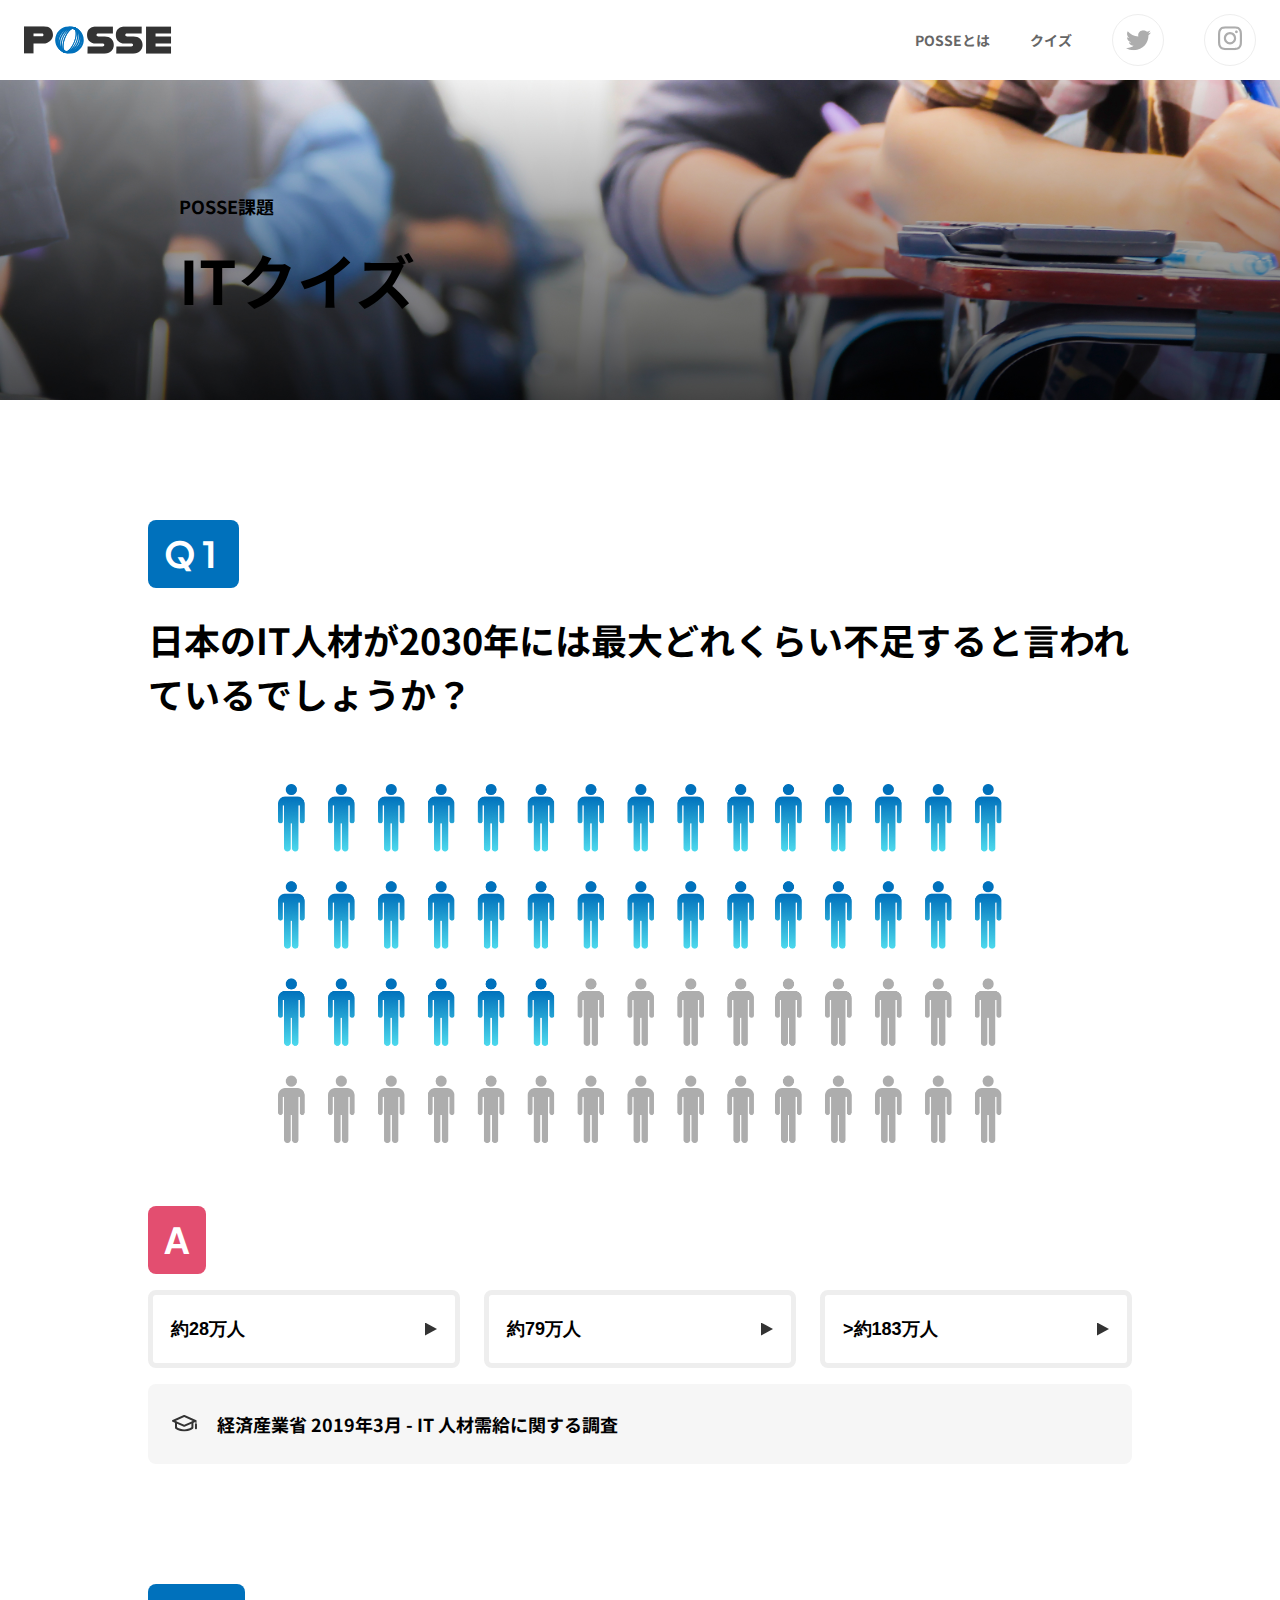
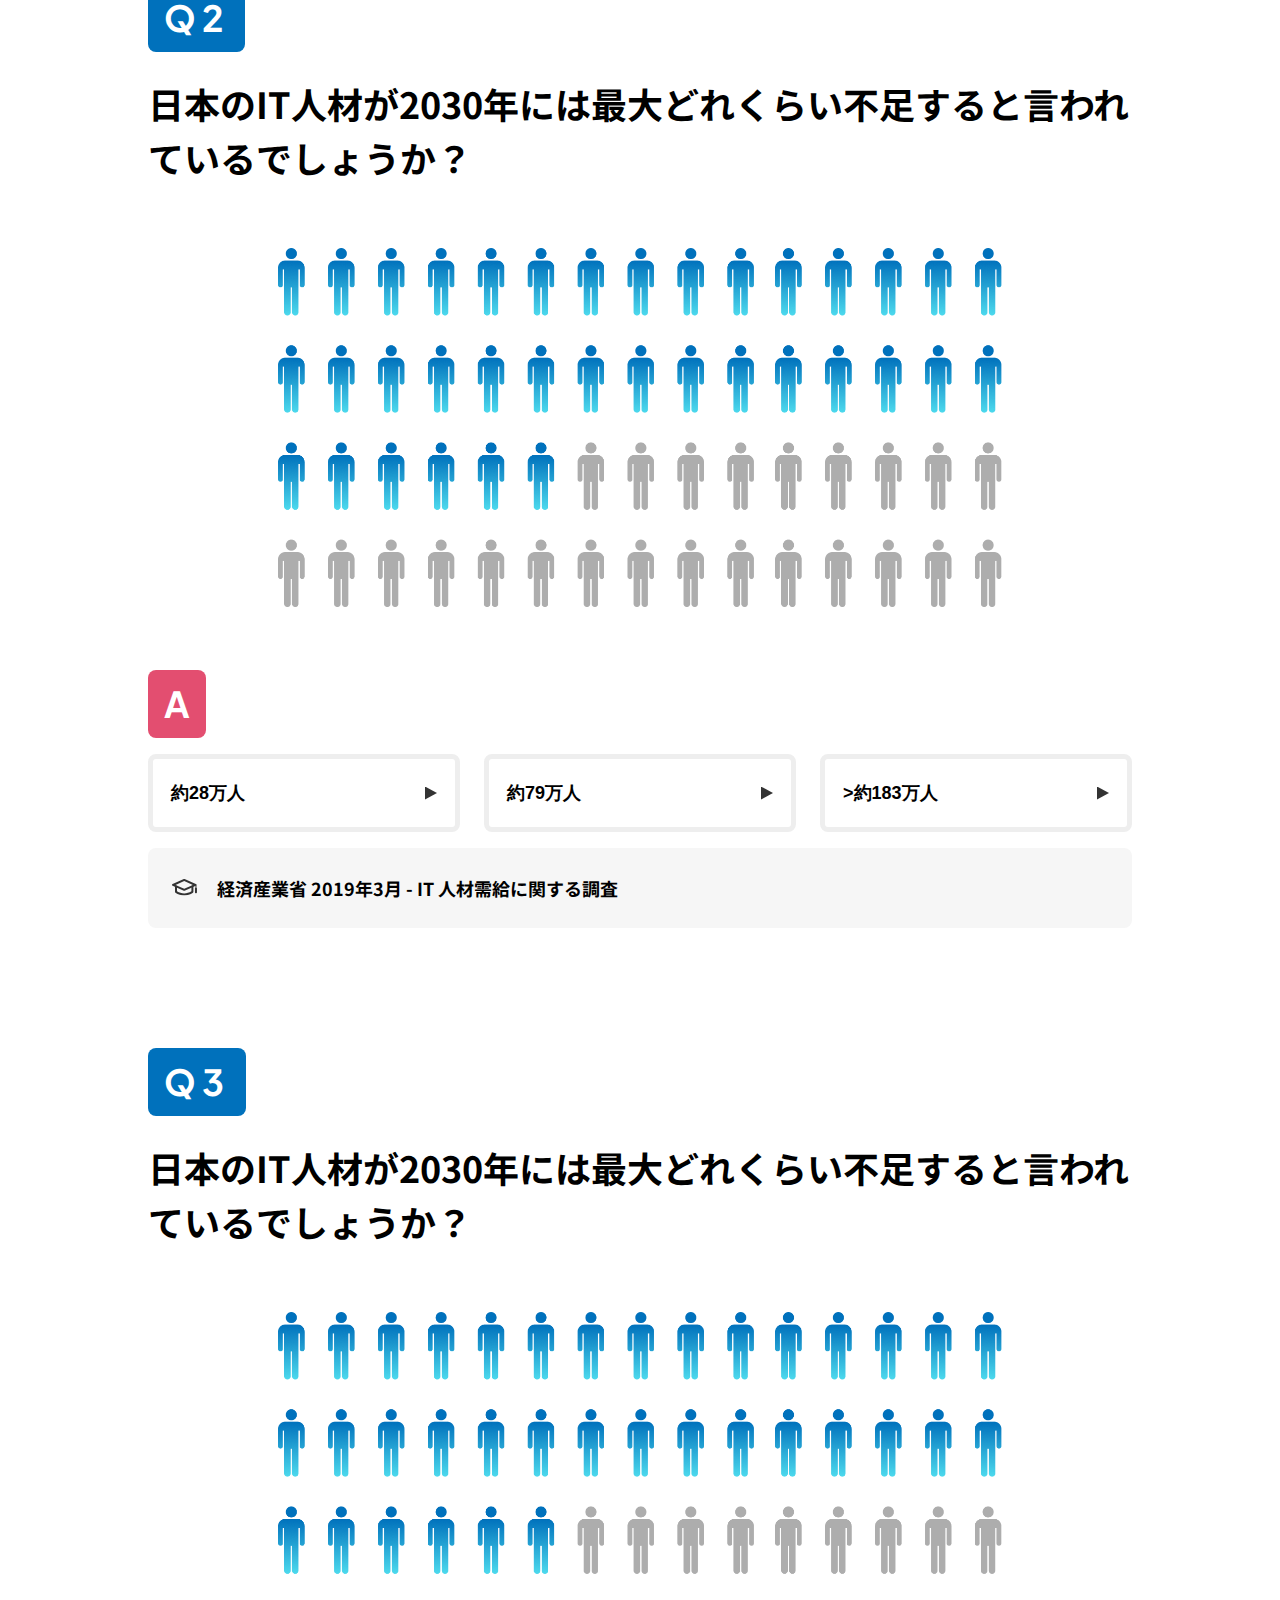
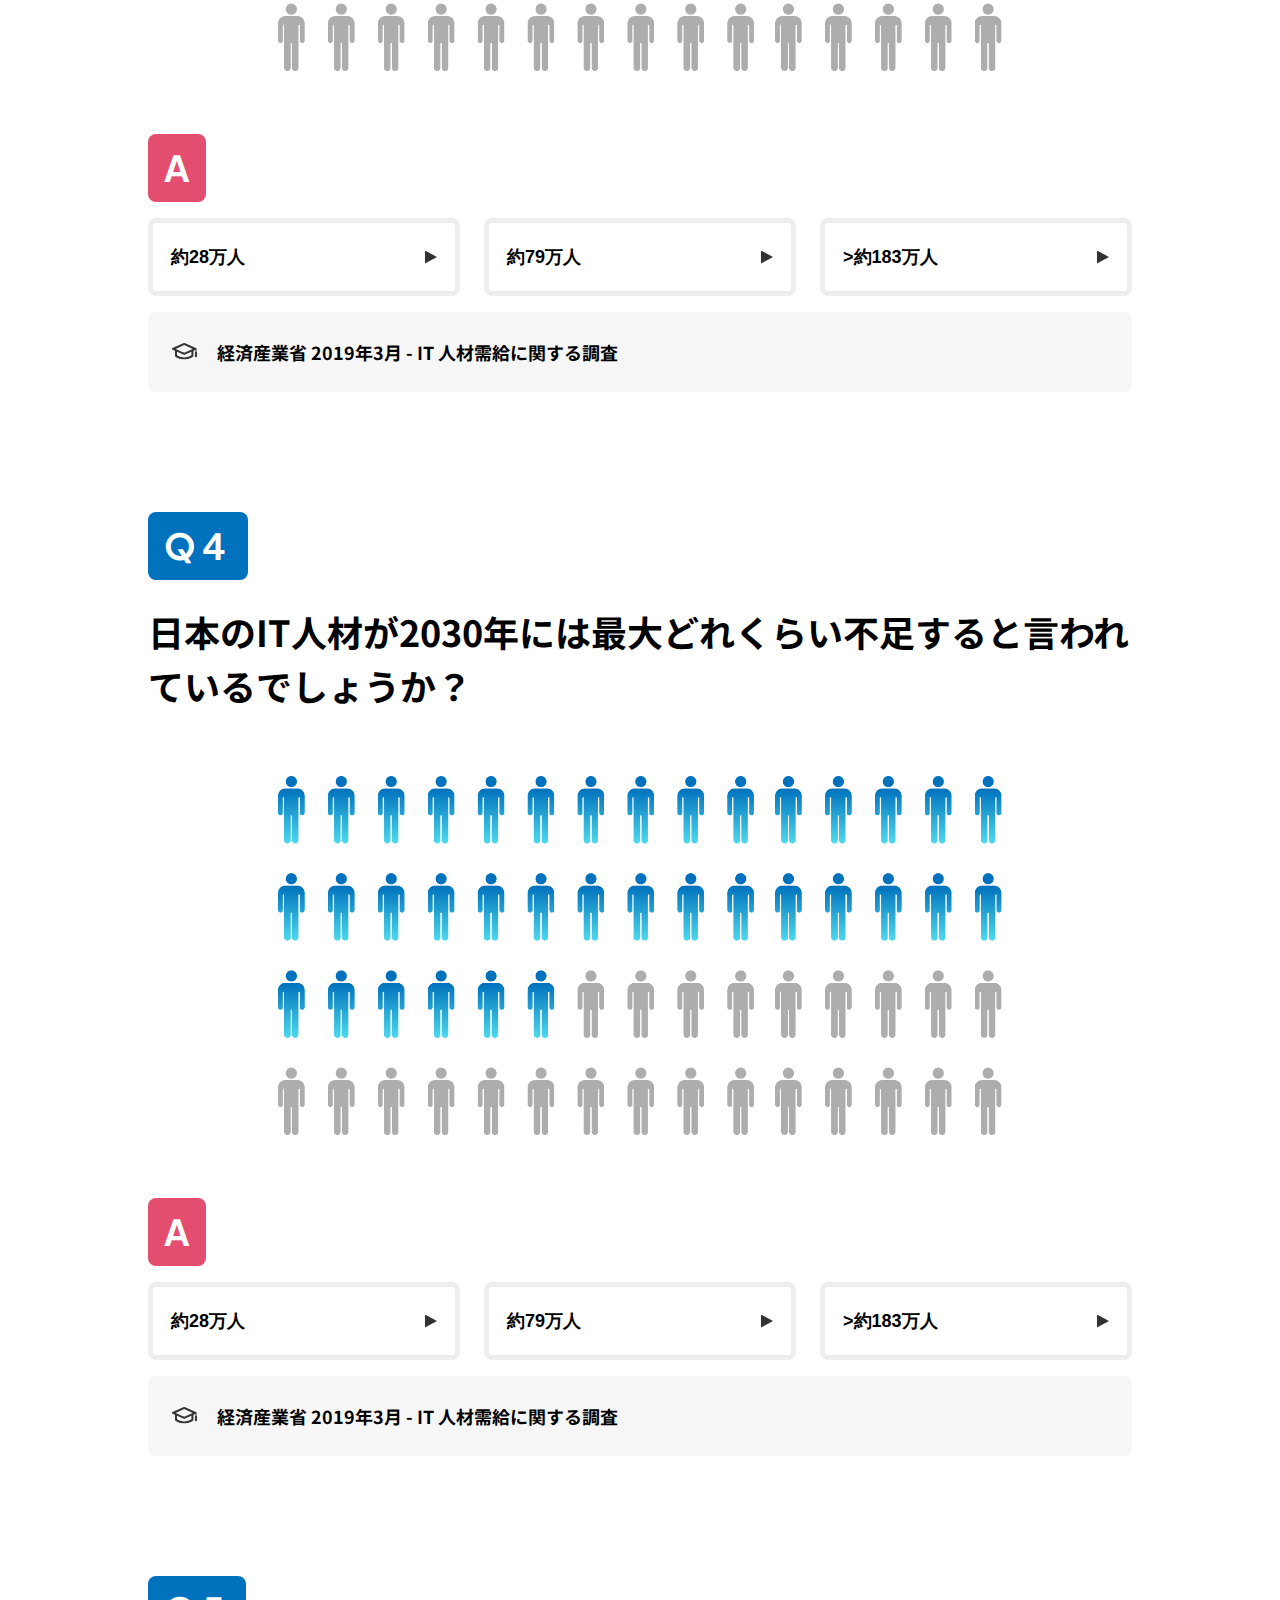
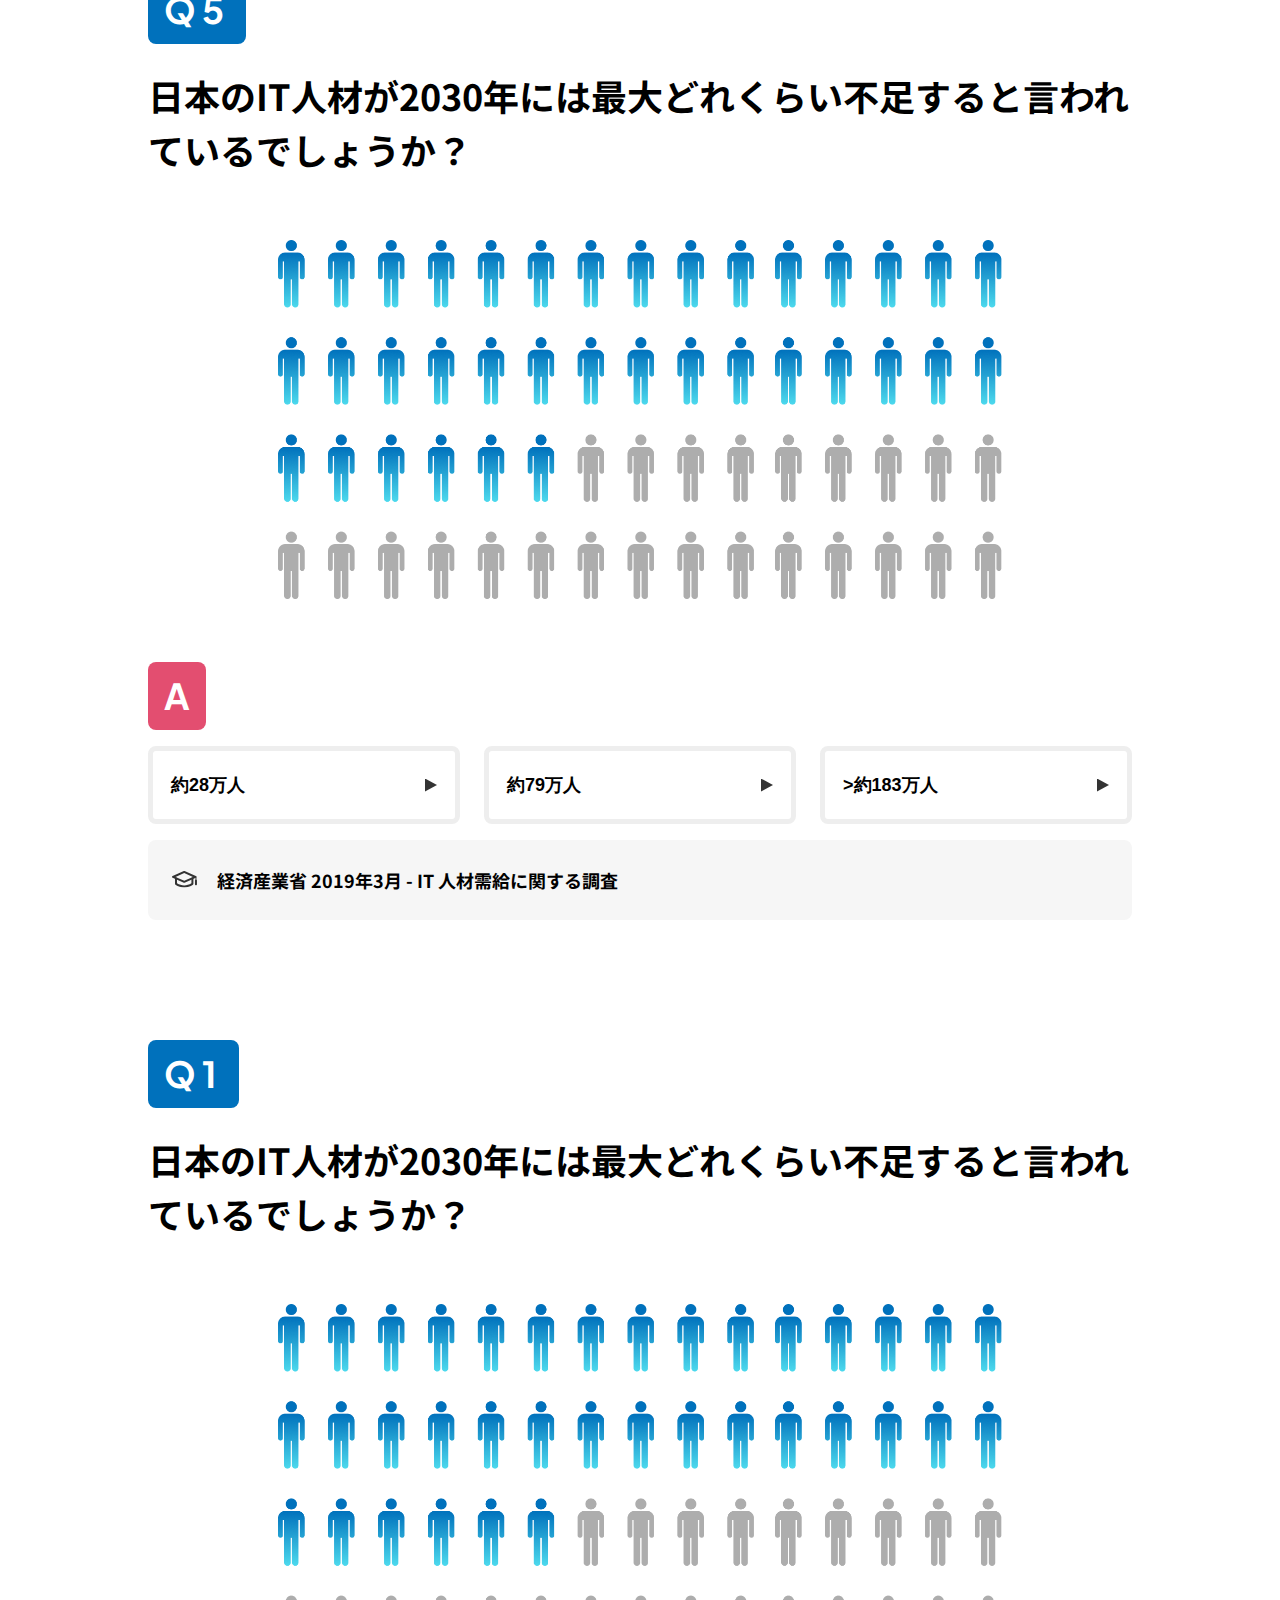
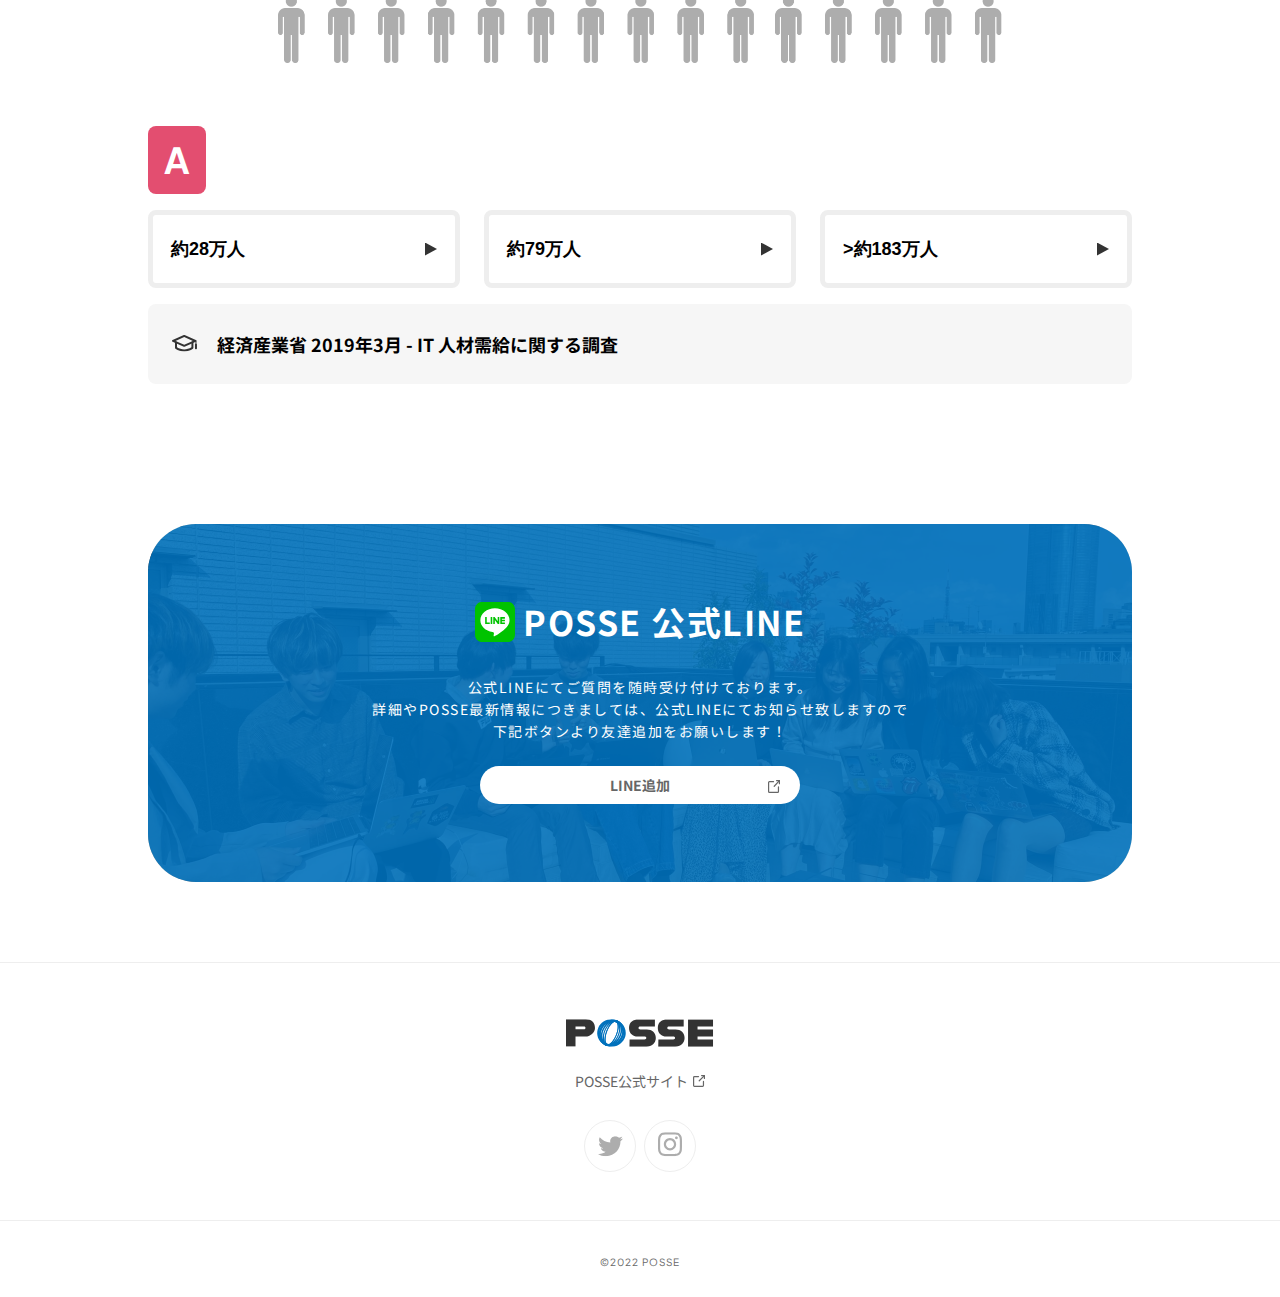
<file: quiz/index.html>
<!DOCTYPE html>
<html lang="ja">
<head>
  <meta charset="UTF-8">
  <meta http-equiv="X-UA-Compatible" content="IE=edge">
  <meta name="viewport" content="width=device-width, initial-scale=1.0">
  <title>Quiz</title>

  <link rel="stylesheet" href="../scss/style.css">
    <!-- google fonts -->
    <link rel="preconnect" href="https://fonts.googleapis.com">
    <link rel="preconnect" href="https://fonts.gstatic.com" crossorigin>
    <link href="https://fonts.googleapis.com/css2?family=Noto+Sans+JP:wght@400;700&family=Plus+Jakarta+Sans:wght@400;700&display=swap" rel="stylesheet">
</head>
<body>
  <header class="header">
    <div class="header__inner">
      <div class="header__logo">
        <img src="../img/logo.svg" alt="ヘッダーロゴ" class="logo__item" />
      </div>
      <nav class="nav">
        <ul class="nav__list">
          <li class="nav__item"><a href="#">POSSEとは</a></li>
          <li class="nav__item"><a href="../quiz/index.html">クイズ</a></li>
          <li class="nav__item nav__sns__item">
            <a href="https://twitter.com/posse_program?s=21&t=17ohMH_KX9S6thPqV4Pqpw">
              <img src="../img/icon/icon-twitter.svg" alt="Twitter" />
            </a>
          </li>
          <li class="nav__item nav__sns__item">
            <a href="https://instagram.com/posse_programming?igshid=YmMyMTA2M2Y=">
              <img src="../img/icon/icon-instagram.svg" alt="Instagram" />
            </a>
          </li>
        </ul>
      </nav>
    </div>
  </header>

  <main class="main">
    <section class="quiz__hero">
      <div class="quiz__hero__inner">
        <div class="quiz__hero__heading">
          <h2 class="quiz__hero__lead">POSSE課題</h2>
          <h1 class="quiz__hero__title">ITクイズ</h1>
        </div>
      </div>
    </section>

    <section class="quiz">
      <div class="quiz__inner" id="quiz1">
        <h2 class="quiz__icon quiz__number" id="quizNumber">Q1</h2>
        <h3 class="quiz__text">日本のIT人材が2030年には最大どれくらい不足すると言われているでしょうか？</h3>
        <div class="quiz__caption">
          <img src="../img/quiz/img-quiz01.png" alt="質問１">
        </div>
        <div class="answer">
          <h2 class="quiz__icon answer__icon">A</h2>
          <div class="answer__list">
            <button class="answer__item">約28万人</button>
            <button class="answer__item">約79万人</button>
            <button class="answer__item">>約183万人</button>
          </div>
        </div>
        <div class="judgement judgement__correct">
          <h3>正解!</h3>
          <p><span>A</span>約28万人</p>
        </div>
        <div class="judgement judgement__wrong">
          <h3>不正解...</h3>
          <p><span>A</span>約28万人</p>
        </div>
        <div class="quote">
          <div class="quote__icon">
            <img src="../img/icon/icon-note.svg" alt="引用">
          </div>
          <p class="quote__text">経済産業省 2019年3月 - IT 人材需給に関する調査</p>
        </div>
      </div>

      <!-- <div class="quiz">
        <h2 class="question-number">Q2</h2>
        <h3 class="question-text">既存業界のビジネスと、先進的なテクノロジーを結びつけて生まれた、新しいビジネスのことをなんと言うでしょう？</h3>
        <div class="question-img">
          <img src="../img/quiz/img-quiz02.png" alt="質問2">
        </div>
        <div class="answer-wrapper">
          <h2 class="answer-icon">A</h2>
          <div class="answer-buttons">
            <button class="btn">INTECH</button>
            <button class="btn">BIZZTECH</button>
            <button class="btn">X-TECH</button>
          </div>
        </div>
        <div class="answer-message-wrapper correct-wrapper">
          <h3 class="correct-message">正解!</h3>
          <p><span>A</span>約28万人</p>
        </div>
        <div class="answer-message-wrapper wrong-wrapper">
          <h3 class="wrong-message">不正解...</h3>
          <p><span>A</span>約28万人</p>
        </div>
      </div>

      <div class="quiz">
        <h2 class="question-number">Q3</h2>
        <h3 class="question-text">IoTとは何の略でしょう？</h3>
        <div class="question-img">
          <img src="../img/quiz/img-quiz03.png" alt="質問3">
        </div>
        <div class="answer-wrapper">
          <h2 class="answer-icon">A</h2>
          <div class="answer-buttons">
            <button class="btn">Internet of Things</button>
            <button class="btn">Integrate into Technology</button>
            <button class="btn">Information  on Tool</button>
          </div>
        </div>
        <div class="answer-message-wrapper correct-wrapper">
          <h3 class="correct-message">正解!</h3>
          <p><span>A</span>約28万人</p>
        </div>
        <div class="answer-message-wrapper wrong-wrapper">
          <h3 class="wrong-message">不正解...</h3>
          <p><span>A</span>約28万人</p>
        </div>
      </div>

      <div class="quiz">
        <h2 class="question-number">Q4</h2>
        <h3 class="question-text">日本が目指すサイバー空間とフィジカル空間を高度に融合させたシステムによって開かれる未来社会のことをなんと言うでしょうか？</h3>
        <div class="question-img">
          <img src="../img/quiz/img-quiz04.png" alt="質問4">
        </div>
        <div class="answer-wrapper">
          <h2 class="answer-icon">A</h2>
          <div class="answer-buttons">
            <button class="btn">Society 5.0</button>
            <button class="btn">CyPhy</button>
            <button class="btn">SDGs</button>
          </div>
        </div>
        <div class="quote-wrapper">
          <div class="quote-icon">
            <img src="../img/icon/icon-note.svg" alt="引用">
          </div>
          <div class="quote-text">Society5.0 - 科学技術政策 - 内閣府</div>
        </div>
        <div class="answer-message-wrapper correct-wrapper">
          <h3 class="correct-message">正解!</h3>
          <p><span>A</span>約28万人</p>
        </div>
        <div class="answer-message-wrapper wrong-wrapper">
          <h3 class="wrong-message">不正解...</h3>
          <p><span>A</span>約28万人</p>
        </div>
      </div>

      <div class="quiz">
        <h2 class="question-number">Q5</h2>
        <h3 class="question-text">イギリスのコンピューター科学者であるギャビン・ウッド氏が提唱した、ブロックチェーン技術を活用した「次世代分散型インターネット」のことをなんと言うでしょう？</h3>
        <div class="question-img">
          <img src="../img/quiz/img-quiz05.png" alt="質問5">
        </div>
        <div class="answer-wrapper">
          <h2 class="answer-icon">A</h2>
          <div class="answer-buttons">
            <button class="btn">Web3.0</button>
            <button class="btn">NFT</button>
            <button class="btn">メタバース</button>
          </div>
        </div>
        <div class="answer-message-wrapper correct-wrapper">
          <h3 class="correct-message">正解!</h3>
          <p><span>A</span>約28万人</p>
        </div>
        <div class="answer-message-wrapper wrong-wrapper">
          <h3 class="wrong-message">不正解...</h3>
          <p><span>A</span>約28万人</p>
        </div>
      </div>

      <div class="quiz">
        <h2 class="question-number">Q6</h2>
        <h3 class="question-text">日本のIT人材が2030年には最大どれくらい不足すると言われているでしょうか？</h3>
        <div class="question-img">
          <img src="../img/quiz/img-quiz06.png" alt="質問6">
        </div>
        <div class="answer-wrapper">
          <h2 class="answer-icon">A</h2>
          <div class="answer-buttons">
            <button class="btn">約2倍</button>
            <button class="btn">約5倍</button>
            <button class="btn">約11倍</button>
          </div>
        </div>
        <div class="answer-message-wrapper correct-wrapper">
          <h3 class="correct-message">正解!</h3>
          <p><span>A</span>約28万人</p>
        </div>
        <div class="answer-message-wrapper wrong-wrapper">
          <h3 class="wrong-message">不正解...</h3>
          <p><span>A</span>約28万人</p>
        </div>
        <div class="quote-wrapper">
          <div class="quote-icon">
            <img src="../img/icon/icon-note.svg" alt="引用">
          </div>
          <div class="quote-text">Accenture Technology Vision 2021 </div>
        </div>
      </div> -->

    </section>
  </main>

  <section class="contact">
    <div class="contact__inner">
      <div class="contact__content">
        <div class="contact__heading">
          <div class="contact__icon line__icon">
            <img src="../img/icon/icon-line.svg" alt="LINE"/>
          </div>
          <h2 class="contact__title">POSSE 公式LINE</h2>
        </div>
        <p class="contact__text">
          公式LINEにてご質問を随時受け付けております。<br />詳細やPOSSE最新情報につきましては、公式LINEにてお知らせ致しますので<br />下記ボタンより友達追加をお願いします！
        </p>
        <div class="contact__button">
          <a href="https://line.me/R/ti/p/@651htnqp?from=page" class="contact__link">
            LINE追加<img src="../img/icon/icon-link-gray-dark.svg" alt="LINEリンク"/>
          </a>
        </div>
      </div>
    </div>
  </section>

  <footer class="footer">
    <div class="footer__head">
      <div class="footer__logo">
        <img src="../img/logo.svg" alt="フッターロゴ" />
      </div>
      <div class="footer__official__link">
        <a href="https://posse-ap.com/" alt="公式サイト">
          POSSE公式サイト<img src="../img/icon/icon-link-gray-dark.svg" alt="公式サイトリンク"/>
        </a>
      </div>
      <nav class="nav">
        <ul class="nav__list">
          <li class="nav__item nav__sns__item">
            <a href="https://twitter.com/posse_program?s=21&t=17ohMH_KX9S6thPqV4Pqpw">
              <img src="../img/icon/icon-twitter.svg" alt="Twitter" />
            </a>
          </li>
          <li class="nav__item nav__sns__item">
            <a href="https://instagram.com/posse_programming?igshid=YmMyMTA2M2Y=">
              <img src="../img/icon/icon-instagram.svg" alt="Instagram" />
            </a>
          </li>
        </ul>
      </nav>
    </div>
    <div class="footer__foot">
      <small class="footer__copyright">&copy;2022 POSSE</small>
    </div>
  </footer>

  <!-- javascript -->
  <script src="../js/main.js"></script>
</body>
</html>
</file>
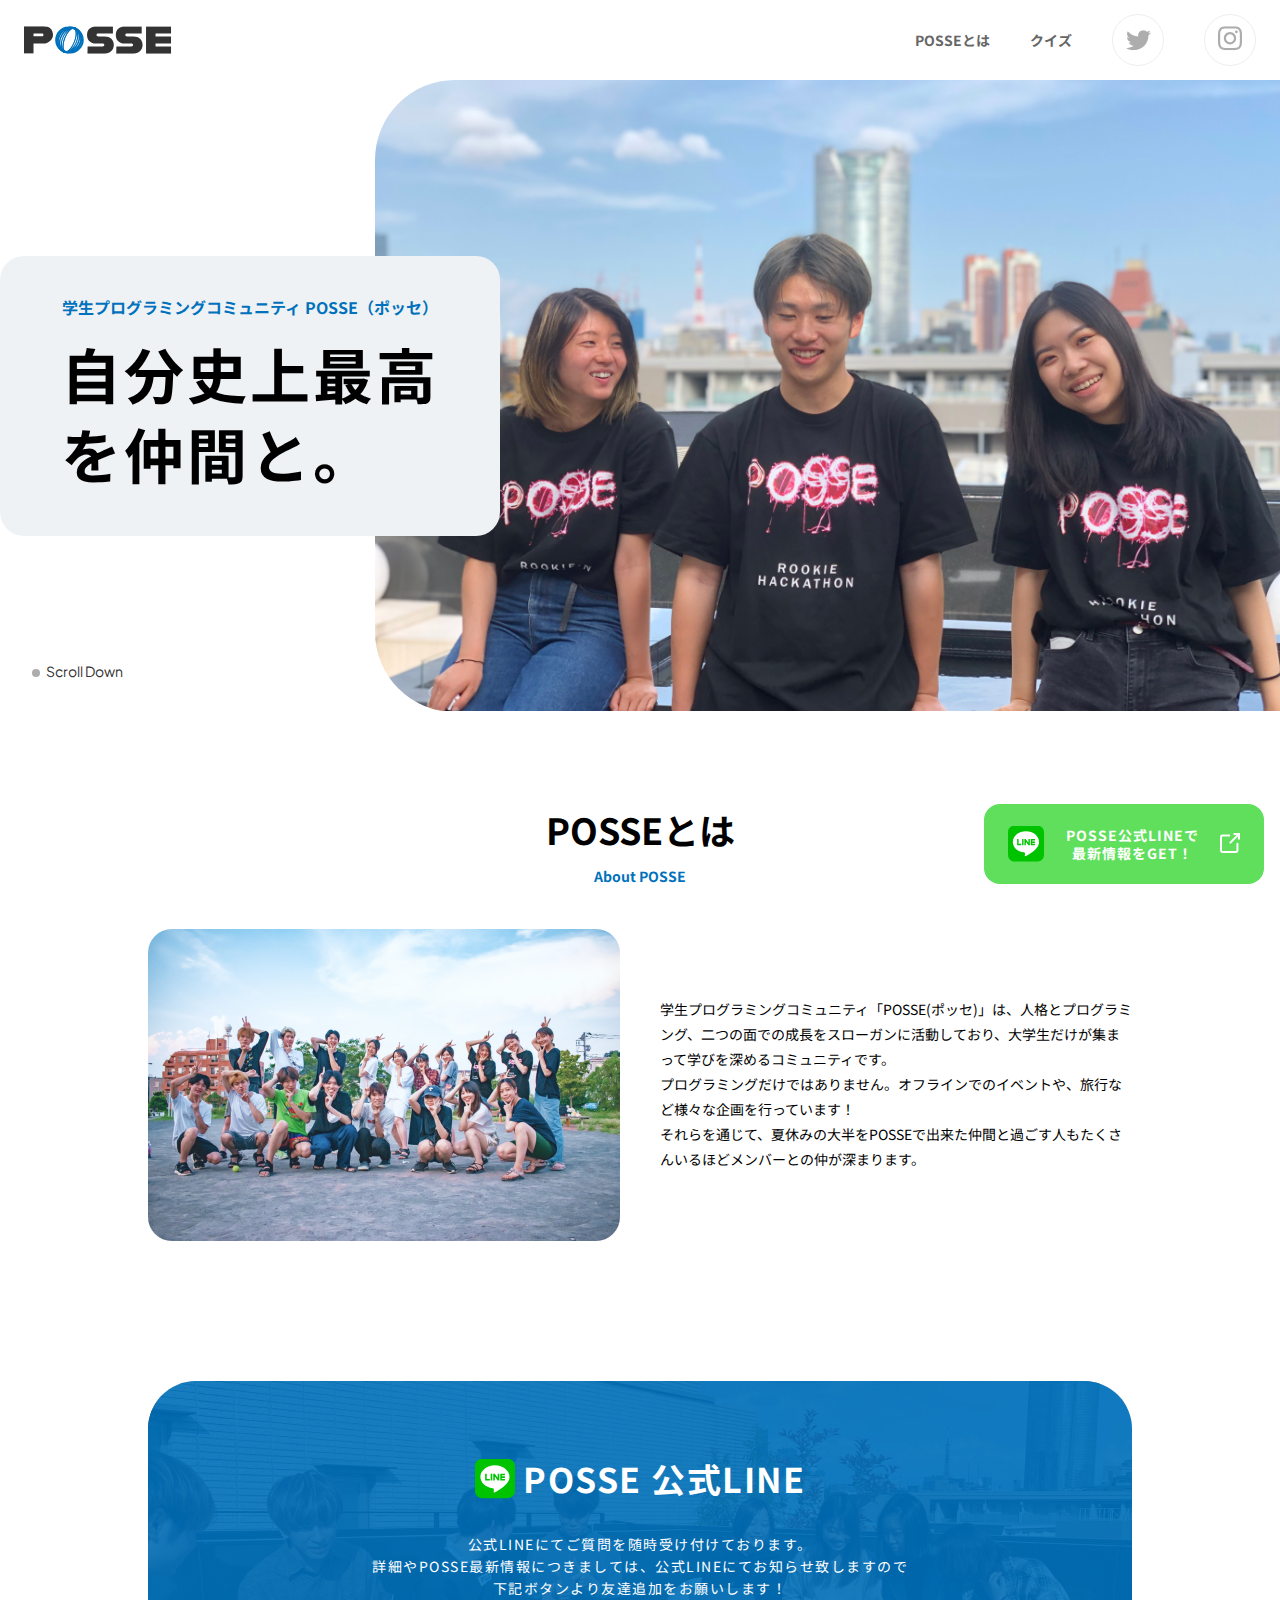
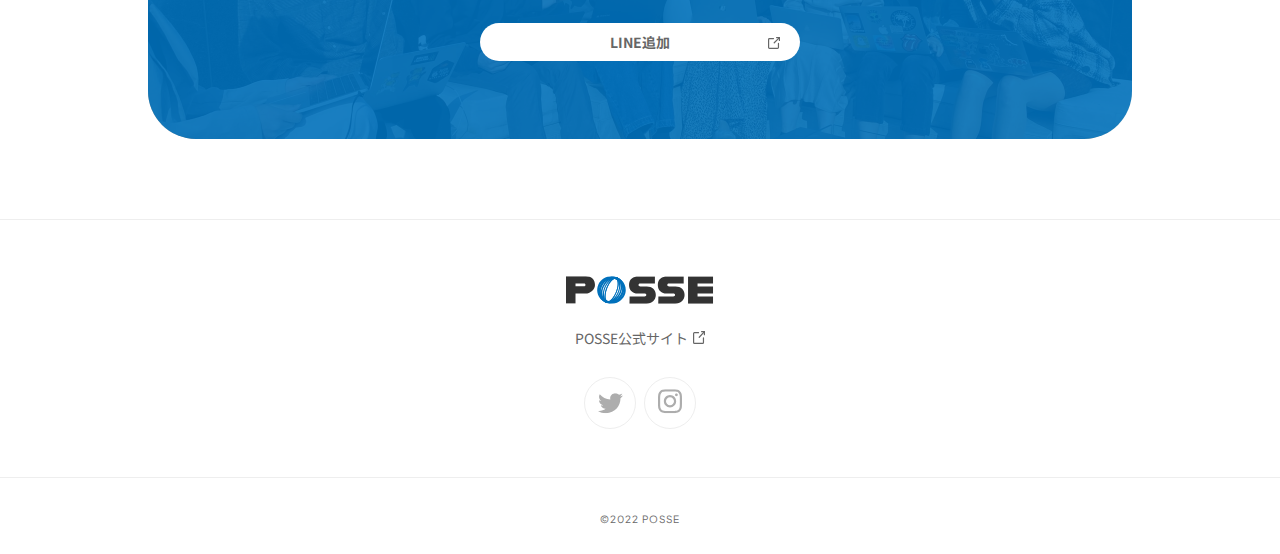
<file: top/index.html>
<!DOCTYPE html>
<html lang="ja">
  <head>
    <meta charset="UTF-8" />
    <meta http-equiv="X-UA-Compatible" content="IE=edge" />
    <meta name="viewport" content="width=device-width, initial-scale=1.0" />
    <title>POSSE 初めてのWeb制作</title>

    <link rel="stylesheet" href="../scss/style.css" />
    <!-- google fonts -->
    <link rel="preconnect" href="https://fonts.googleapis.com">
    <link rel="preconnect" href="https://fonts.gstatic.com" crossorigin>
    <link href="https://fonts.googleapis.com/css2?family=Noto+Sans+JP:wght@400;700&family=Plus+Jakarta+Sans:wght@400;700&display=swap" rel="stylesheet">
  </head>

  <body>
    <header class="header">
      <div class="header__inner">
        <div class="header__logo">
          <img src="../img/logo.svg" alt="ヘッダーロゴ" class="logo__item" />
        </div>
        <nav class="nav">
          <ul class="nav__list">
            <li class="nav__item"><a href="#">POSSEとは</a></li>
            <li class="nav__item"><a href="../quiz/index.html">クイズ</a></li>
            <li class="nav__item nav__sns__item">
              <a href="https://twitter.com/posse_program?s=21&t=17ohMH_KX9S6thPqV4Pqpw">
                <img src="../img/icon/icon-twitter.svg" alt="Twitter" />
              </a>
            </li>
            <li class="nav__item nav__sns__item">
              <a href="https://instagram.com/posse_programming?igshid=YmMyMTA2M2Y=">
                <img src="../img/icon/icon-instagram.svg" alt="Instagram" />
              </a>
            </li>
          </ul>
        </nav>
      </div>
    </header>

    <main class="main">
      <section class="top__hero">
        <div class="top__hero__heading">
          <h2 class="top__hero__lead">学生プログラミングコミュニティ POSSE（ポッセ）</h2>
          <h1 class="top__hero__title">自分史上最高<br/>を仲間と。</h1>
        </div>
        <div class="top__hero__thumbnail">
          <img src="../img/img-hero.jpg" alt="top__hero-img"/>
        </div>
        <small class="top__hero__inducing">Scroll Down</small>
      </section>

      <section class="about">
        <div class="about__heading">
          <h2 class="about__title">POSSEとは</h2>
          <h3 class="about__subtitle">About POSSE</h3>
        </div>
        <div class="about__content">
          <div class="about__thumbnail">
            <img src="../img/img-about.jpg" alt="about-img" />
          </div>
          <p class="about__text">
            学生プログラミングコミュニティ「POSSE(ポッセ)」は、人格とプログラミング、二つの面での成長をスローガンに活動しており、大学生だけが集まって学びを深めるコミュニティです。<br>プログラミングだけではありません。オフラインでのイベントや、旅行など様々な企画を行っています！<br>それらを通じて、夏休みの大半をPOSSEで出来た仲間と過ごす人もたくさんいるほどメンバーとの仲が深まります。
          </p>
        </div>
      </section>
    </main>

    <section class="contact">
      <div class="contact__inner">
        <div class="contact__content">
          <div class="contact__heading">
            <div class="contact__icon line__icon">
              <img src="../img/icon/icon-line.svg" alt="LINE"/>
            </div>
            <h2 class="contact__title">POSSE 公式LINE</h2>
          </div>
          <p class="contact__text">
            公式LINEにてご質問を随時受け付けております。<br />詳細やPOSSE最新情報につきましては、公式LINEにてお知らせ致しますので<br />下記ボタンより友達追加をお願いします！
          </p>
          <div class="contact__button">
            <a href="https://line.me/R/ti/p/@651htnqp?from=page" class="contact__link">
              LINE追加<img src="../img/icon/icon-link-gray-dark.svg" alt="LINEリンク"/>
            </a>
          </div>
        </div>
      </div>
    </section>

    <footer class="footer">
      <div class="banner">
        <a href="https://line.me/R/ti/p/@651htnqp?from=page" class="banner__link">
          <div class="banner__icon line__icon">
            <img src="../img/icon/icon-line.svg" alt="LINE">
          </div>
          <p class="banner__text">POSSE公式LINEで<br>最新情報をGET！</p>
          <div class="banner__icon">
            <img src="../img/icon/icon-link-light.svg" alt="LINEリンク">
          </div>
        </a>
      </div>
      <div class="footer__head">
        <div class="footer__logo">
          <img src="../img/logo.svg" alt="フッターロゴ" />
        </div>
        <div class="footer__official__link">
          <a href="https://posse-ap.com/" alt="公式サイト">
            POSSE公式サイト<img src="../img/icon/icon-link-gray-dark.svg" alt="公式サイトリンク"/>
          </a>
        </div>
        <nav class="nav">
          <ul class="nav__list">
            <li class="nav__item nav__sns__item">
              <a href="https://twitter.com/posse_program?s=21&t=17ohMH_KX9S6thPqV4Pqpw">
                <img src="../img/icon/icon-twitter.svg" alt="Twitter" />
              </a>
            </li>
            <li class="nav__item nav__sns__item">
              <a href="https://instagram.com/posse_programming?igshid=YmMyMTA2M2Y=">
                <img src="../img/icon/icon-instagram.svg" alt="Instagram" />
              </a>
            </li>
          </ul>
        </nav>
      </div>
      <div class="footer__foot">
        <small class="footer__copyright">&copy;2022 POSSE</small>
      </div>
    </footer>

    <!-- javascript -->
    <script src="../js/main.js"></script>
  </body>
</html>
</file>
<file: scss/style.css>
/*
html5doctor.com Reset Stylesheet
v1.6.1
Last Updated: 2010-09-17
Author: Richard Clark - http://richclarkdesign.com 
Twitter: @rich_clark
*/
html, body, div, span, object, iframe,
h1, h2, h3, h4, h5, h6, p, blockquote, pre,
abbr, address, cite, code,
del, dfn, em, img, ins, kbd, q, samp,
small, strong, sub, sup, var,
b, i,
dl, dt, dd, ol, ul, li,
fieldset, form, label, legend,
table, caption, tbody, tfoot, thead, tr, th, td,
article, aside, canvas, details, figcaption, figure,
footer, header, hgroup, menu, nav, section, summary,
time, mark, audio, video {
  margin: 0;
  padding: 0;
  border: 0;
  outline: 0;
  font-size: 100%;
  vertical-align: baseline;
  background: transparent;
}

body {
  line-height: 1;
}

article, aside, details, figcaption, figure,
footer, header, hgroup, menu, nav, section {
  display: block;
}

nav ul {
  list-style: none;
}

blockquote, q {
  quotes: none;
}

blockquote:before, blockquote:after,
q:before, q:after {
  content: "";
  content: none;
}

a {
  margin: 0;
  padding: 0;
  font-size: 100%;
  vertical-align: baseline;
  background: transparent;
}

/* change colours to suit your needs */
ins {
  background-color: #ff9;
  color: #000;
  text-decoration: none;
}

/* change colours to suit your needs */
mark {
  background-color: #ff9;
  color: #000;
  font-style: italic;
  font-weight: bold;
}

del {
  text-decoration: line-through;
}

abbr[title], dfn[title] {
  border-bottom: 1px dotted;
  cursor: help;
}

table {
  border-collapse: collapse;
  border-spacing: 0;
}

/* change border colour to suit your needs */
hr {
  display: block;
  height: 1px;
  border: 0;
  border-top: 1px solid #cccccc;
  margin: 1em 0;
  padding: 0;
}

input, select {
  vertical-align: middle;
}

body {
  font-family: "Noto Sans JP", sans-serif;
}

small {
  font-family: "Plus Jakarta Sans", sans-serif;
}

a {
  font-size: 14px;
  text-decoration: none;
  color: #666666;
}

img {
  width: 100%;
  height: 100%;
  -o-object-fit: cover;
     object-fit: cover;
}

.main {
  width: 100%;
  padding-top: 80px;
  margin: 0 auto;
}

.nav__list {
  display: flex;
  justify-content: center;
  align-items: center;
}
.nav__sns__item {
  width: 50px;
  height: 50px;
  line-height: 60px;
  text-align: center;
  border: 1px solid #eee;
  border-radius: 50%;
}
.nav__sns__item img {
  width: auto;
  height: auto;
}

.line__icon {
  width: 40px;
  height: 40px;
  background: radial-gradient(#fff 60%, rgba(255, 255, 255, 0) 40%);
}

.quiz__icon {
  font-family: "Plus Jakarta Sans", sans-serif;
  display: inline-block;
  padding: 16px;
  font-size: 36px;
  border-radius: 8px;
  color: #fff;
}

.header {
  position: fixed;
  width: 100vw;
  background-color: #fff;
  height: 80px;
  z-index: 100;
}
.header__inner {
  height: 100%;
  padding: 0 24px;
  display: flex;
  justify-content: space-between;
  align-items: center;
}

.nav__list {
  gap: 40px;
}
.nav__item {
  font-size: 14px;
  font-weight: bold;
}

.top__hero {
  position: relative;
  display: flex;
  margin: 0 auto;
  max-width: 1280px;
  align-items: center;
  justify-content: space-between;
}
.top__hero__heading {
  padding: 43px 61px;
  background-color: #eff2f5;
  border-radius: 24px;
  text-align: center;
  white-space: nowrap;
  z-index: 2;
}
.top__hero__lead {
  margin-bottom: 18px;
  color: #0071bc;
}
.top__hero__title {
  font-size: 60px;
  line-height: 80px;
  letter-spacing: 3px;
  text-align: start;
}
.top__hero__thumbnail {
  display: inline-block;
  margin-right: calc(50% - 50vw);
  margin-left: -125px;
  max-width: 1280px;
  min-width: 396px;
  width: 100%;
  z-index: 1;
  border-radius: 80px 0 0 80px;
  overflow: hidden;
}
.top__hero__thumbnail img {
  max-height: 680px;
}
.top__hero__inducing {
  position: absolute;
  bottom: 30px;
  left: 32px;
  font-size: 14px;
  line-height: 21px;
  color: #333;
  z-index: 3;
}
.top__hero__inducing::before {
  content: "";
  display: inline-block;
  margin-right: 6px;
  width: 8px;
  height: 8px;
  border-radius: 50%;
  background-color: #adadad;
}

.about {
  margin: 90px auto 0 auto;
  max-width: 984px;
  padding: 0 24px;
}
.about__heading {
  text-align: center;
}
.about__title {
  margin-bottom: 8px;
  font-size: 36px;
  line-height: 54px;
}
.about__subtitle {
  font-size: 14px;
  line-height: 25px;
  color: #0071bc;
}
.about__content {
  margin-top: 40px;
  display: flex;
  gap: 40px;
  justify-content: space-between;
}
.about__thumbnail {
  margin: 0;
  max-width: 472px;
  max-height: 312px;
  width: 50%;
  height: 100%;
  border-radius: 24px;
  overflow: hidden;
}
.about__text {
  width: 50%;
  margin: auto 0;
  font-size: 14px;
  line-height: 25px;
}

.quiz__hero {
  height: 320px;
}
.quiz__hero__inner {
  height: 100%;
  background-image: url("../img/quiz/bg-hero.jpg");
  background-size: cover;
  background-repeat: no-repeat;
}
.quiz__hero__heading {
  padding-top: 110px;
  padding-left: 14%;
}
.quiz__hero__lead {
  margin-bottom: 12px;
  font-size: 18px;
  line-height: 32px;
}
.quiz__hero__title {
  font-size: 60px;
  line-height: 90px;
}

.quiz {
  margin: 0 auto;
  padding: 0 24px;
  max-width: 984px;
}
.quiz__inner {
  padding-top: 120px;
}
.quiz__number {
  margin-bottom: 24px;
  letter-spacing: 6px;
  background-color: #0071bc;
}
.quiz__text {
  font-size: 36px;
  line-height: 54px;
}
.quiz__caption {
  margin: 64px auto 0 auto;
  height: 360px;
}
.quiz__caption img {
  -o-object-fit: contain;
     object-fit: contain;
}

.answer {
  margin-top: 62px;
}
.answer__icon {
  margin-bottom: 16px;
  background-color: #e34e70;
}
.answer__list {
  display: flex;
  margin-bottom: 16px;
  width: 100%;
  justify-content: space-between;
}
.answer__item {
  display: flex;
  padding: 18px;
  max-width: 312px;
  width: 100%;
  font-size: 18px;
  font-weight: bold;
  line-height: 32px;
  justify-content: space-between;
  align-items: center;
  border: solid 5px #eeeeee;
  border-radius: 8px;
  background-color: #fff;
  cursor: pointer;
}
.answer__item::after {
  content: " ";
  display: inline-block;
  width: 12px;
  height: 13px;
  -webkit-clip-path: polygon(0 0, 0% 100%, 100% 50%);
          clip-path: polygon(0 0, 0% 100%, 100% 50%);
  background-color: #333333;
}

.judgement {
  margin-bottom: 16px;
  padding: 24px;
  background-color: #f6f6f6;
  border-radius: 8px;
}
.judgement h3 {
  font-size: 24px;
  line-height: 36px;
}
.judgement p {
  font-size: 18px;
  line-height: 32px;
  font-weight: bold;
}
.judgement span {
  margin-right: 16px;
  font-size: 24px;
  line-height: 43px;
}
.judgement__correct {
  display: none;
  background-color: #FFF2F5;
}
.judgement__correct h3 {
  color: #E34E70;
}
.judgement__wrong {
  display: none;
  background-color: #EFF2F5;
}
.judgement__wrong h3 {
  color: #0071BC;
}

.quote {
  padding: 24px;
  background-color: #f6f6f6;
  border-radius: 8px;
}
.quote__icon {
  display: inline-block;
  margin-right: 16px;
  width: 25px;
}
.quote__text {
  display: inline-block;
  font-size: 18px;
  line-height: 32px;
  font-weight: bold;
}

.contact {
  padding: 140px 24px 80px;
}
.contact__inner {
  position: relative;
  margin: 0 auto;
  max-width: 984px;
  border-radius: 48px;
  text-align: center;
  background-image: url("../img/bg-line.jpg");
  background-position: center;
  background-size: cover;
  background-repeat: no-repeat;
}
.contact__inner::before {
  position: absolute;
  top: 0;
  left: 0;
  content: " ";
  width: 100%;
  height: 100%;
  border-radius: 48px;
  background-color: rgba(0, 113, 188, 0.9);
}
.contact__content {
  position: relative;
  color: #fff;
  padding: 78px 0;
}
.contact__heading {
  display: flex;
  gap: 8px;
  justify-content: center;
  align-items: center;
}
.contact__title {
  font-size: 34px;
  letter-spacing: 1.5px;
}
.contact__text {
  margin: 34px 0 24px 0;
  font-size: 14px;
  line-height: 22px;
  letter-spacing: 1.5px;
}
.contact__button {
  margin: 0 auto;
  max-width: 320px;
  border-radius: 98px;
  background-color: #fff;
}
.contact__button a {
  position: relative;
  display: block;
  padding: 12px 0;
  color: #666;
  font-weight: bold;
}
.contact__button img {
  position: absolute;
  width: 12.5px;
  height: 12.5px;
  right: 20px;
  top: 14px;
}

.footer {
  text-align: center;
}
.footer__head {
  padding: 56px 0 48px 0;
  border-top: 1px solid #eee;
  border-bottom: 1px solid #eee;
}
.footer__logo {
  margin-bottom: 24px;
}
.footer__logo img {
  width: auto;
  height: auto;
}
.footer__official__link img {
  width: 12.5px;
  height: 12.5px;
  margin-left: 5px;
}
.footer .nav {
  margin-top: 32px;
}
.footer .nav__list {
  gap: 8px;
}
.footer__foot {
  padding: 30px 0;
}
.footer__copyright {
  font-size: 10px;
  color: #666666;
  letter-spacing: 1px;
}

.banner {
  display: flex;
  position: fixed;
  right: 16px;
  bottom: 16px;
  width: 280px;
  background-color: #5fdf5b;
  justify-content: space-between;
  align-items: center;
  border-radius: 16px;
}
.banner__link {
  display: flex;
  padding: 22px 24px;
  width: 100%;
  justify-content: space-between;
  align-items: center;
  border-radius: 16px;
  text-decoration: none;
}
.banner .line__icon {
  height: 36px;
  width: 36px;
}
.banner__text {
  color: #fff;
  font-size: 14px;
  line-height: 18.2px;
  font-weight: bold;
  letter-spacing: 1px;
}

.js__selected {
  border-color: #0071bc;
  background-color: #FFF2F5;
}

.js__correct {
  display: block;
}

.js__wrong {
  display: block;
}/*# sourceMappingURL=style.css.map */
</file>
